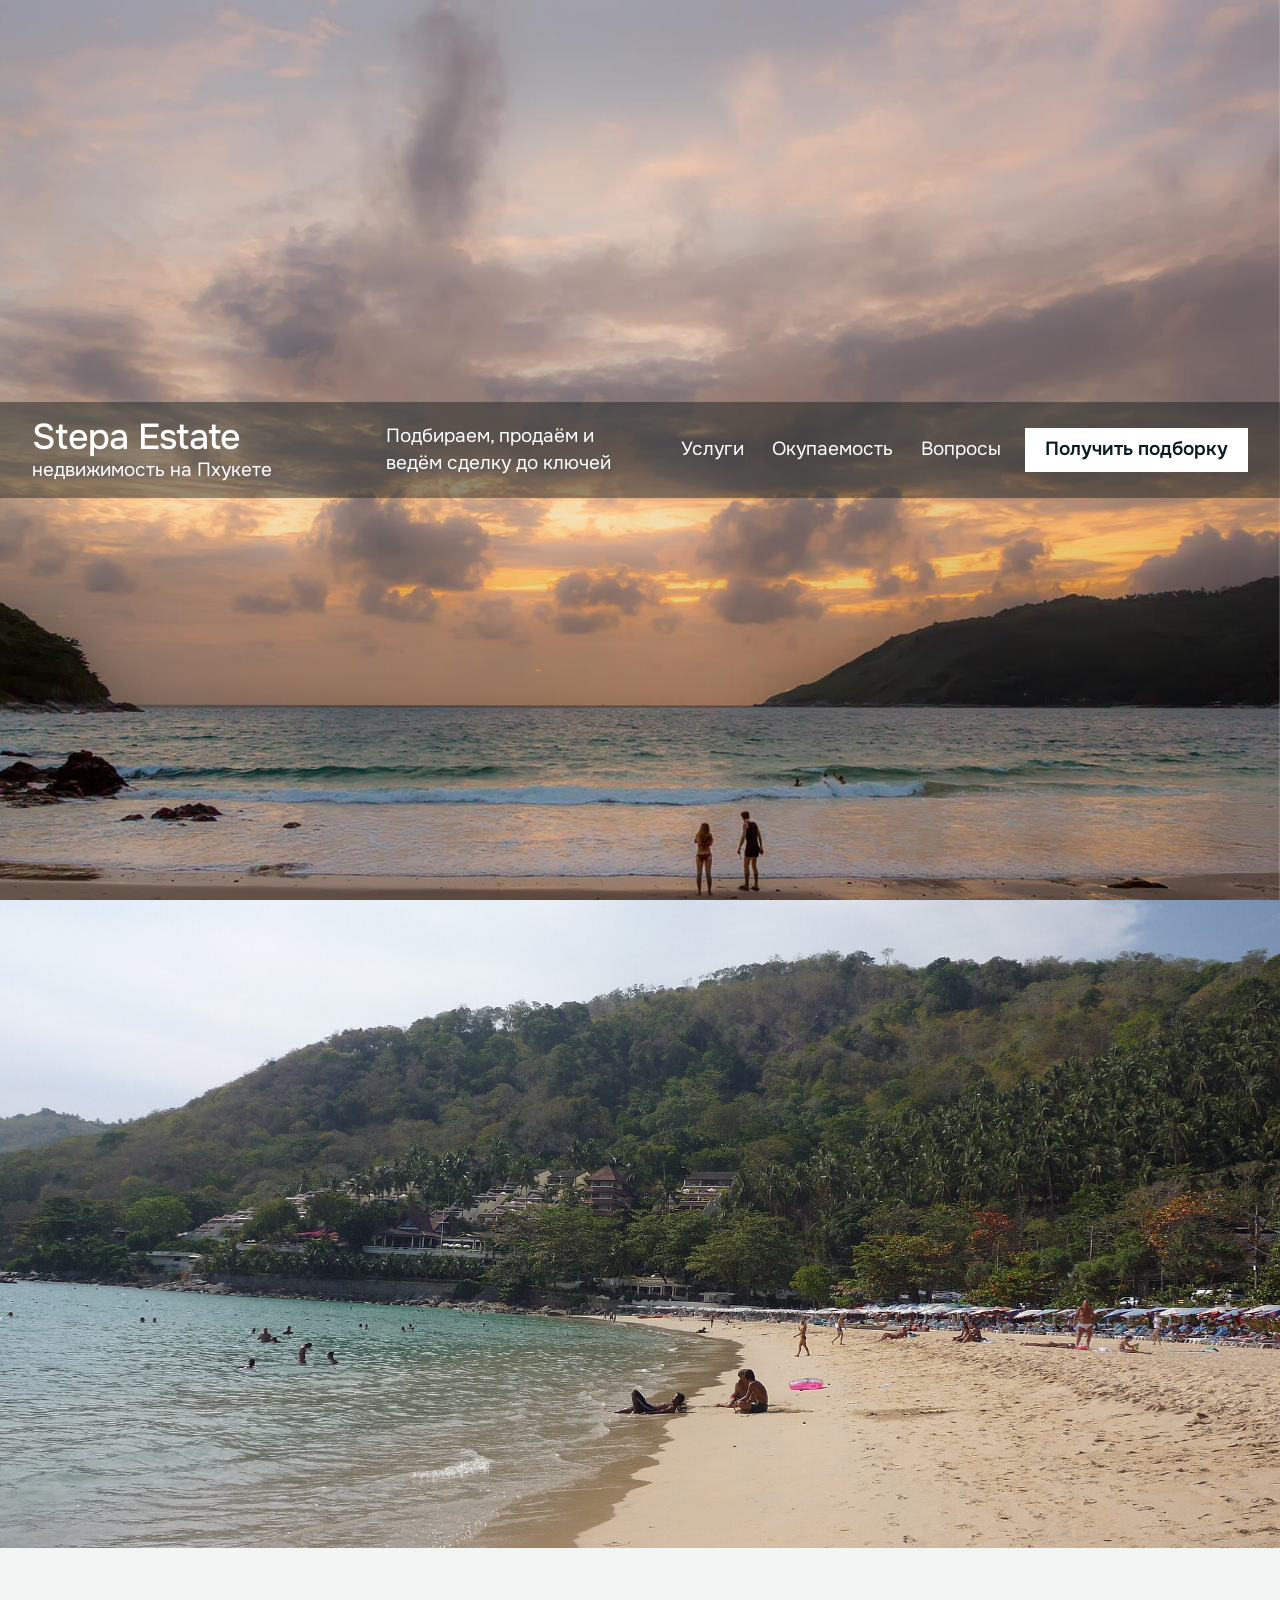
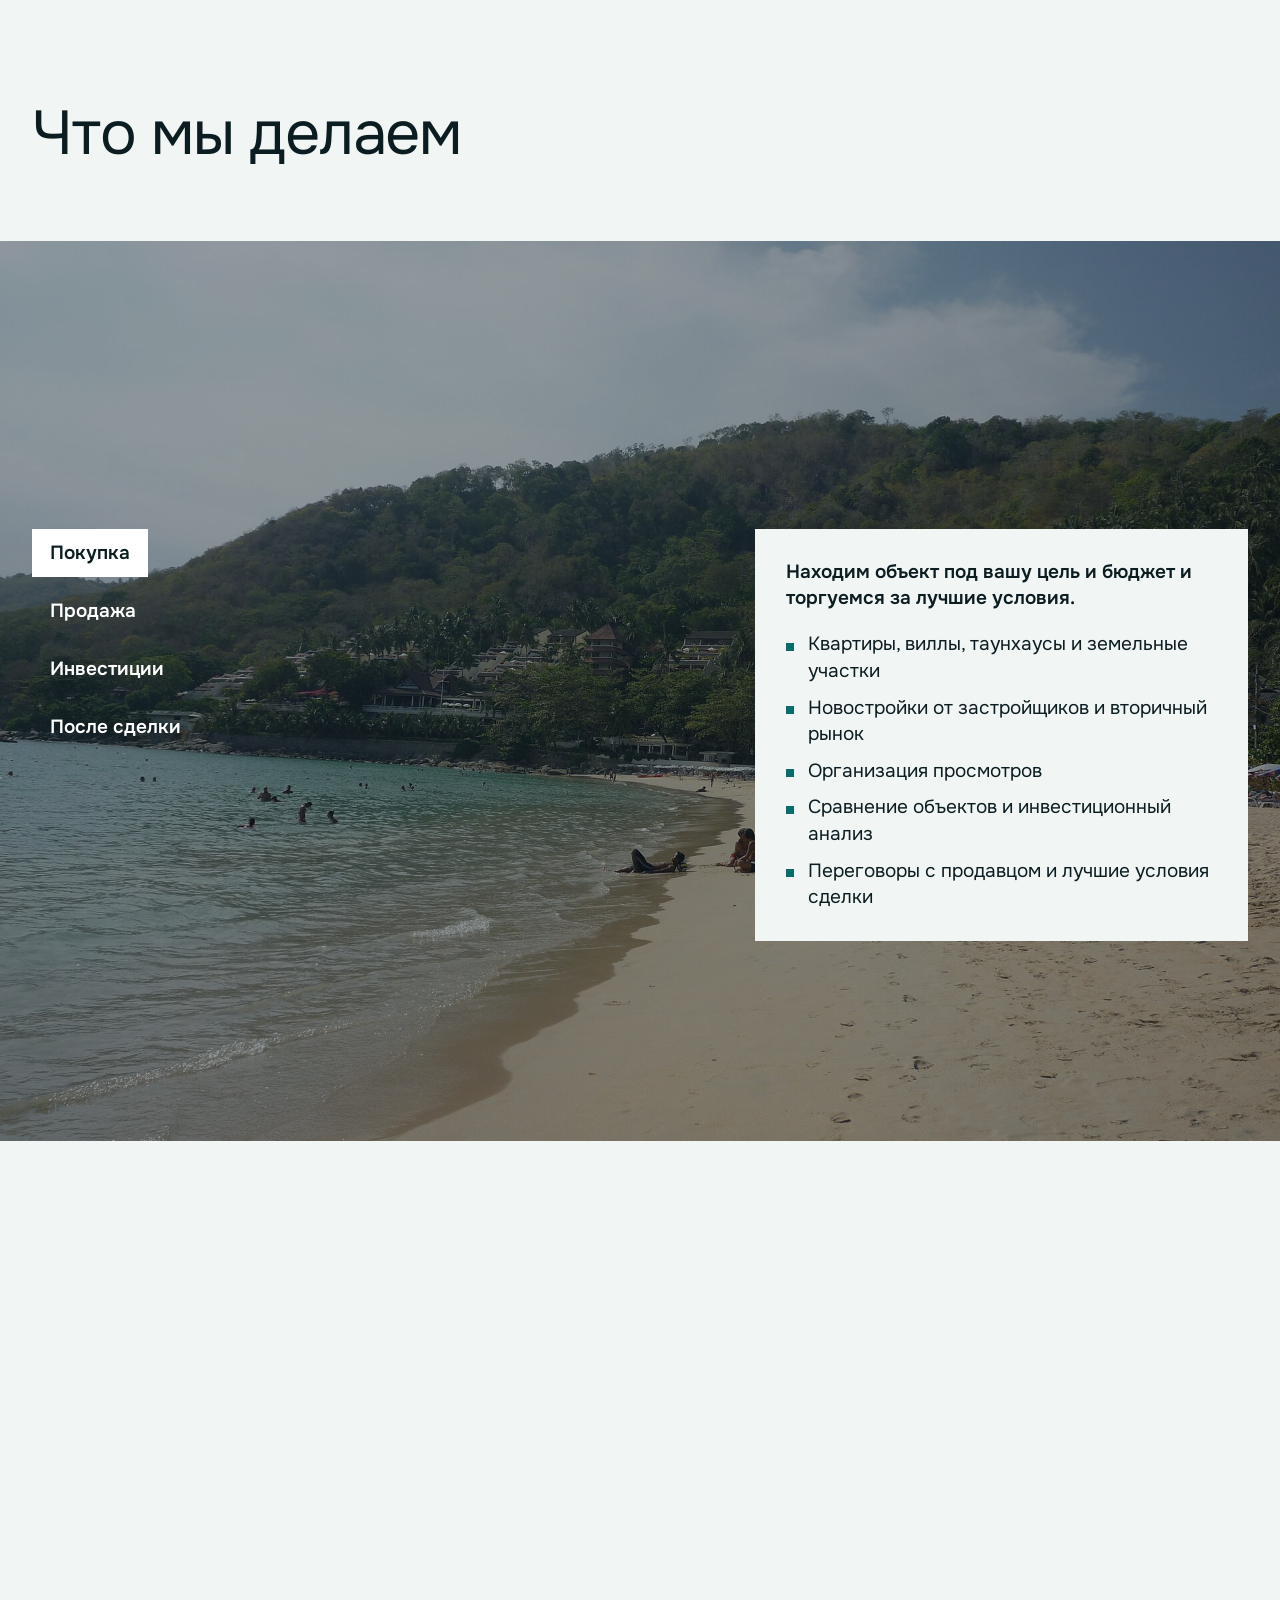
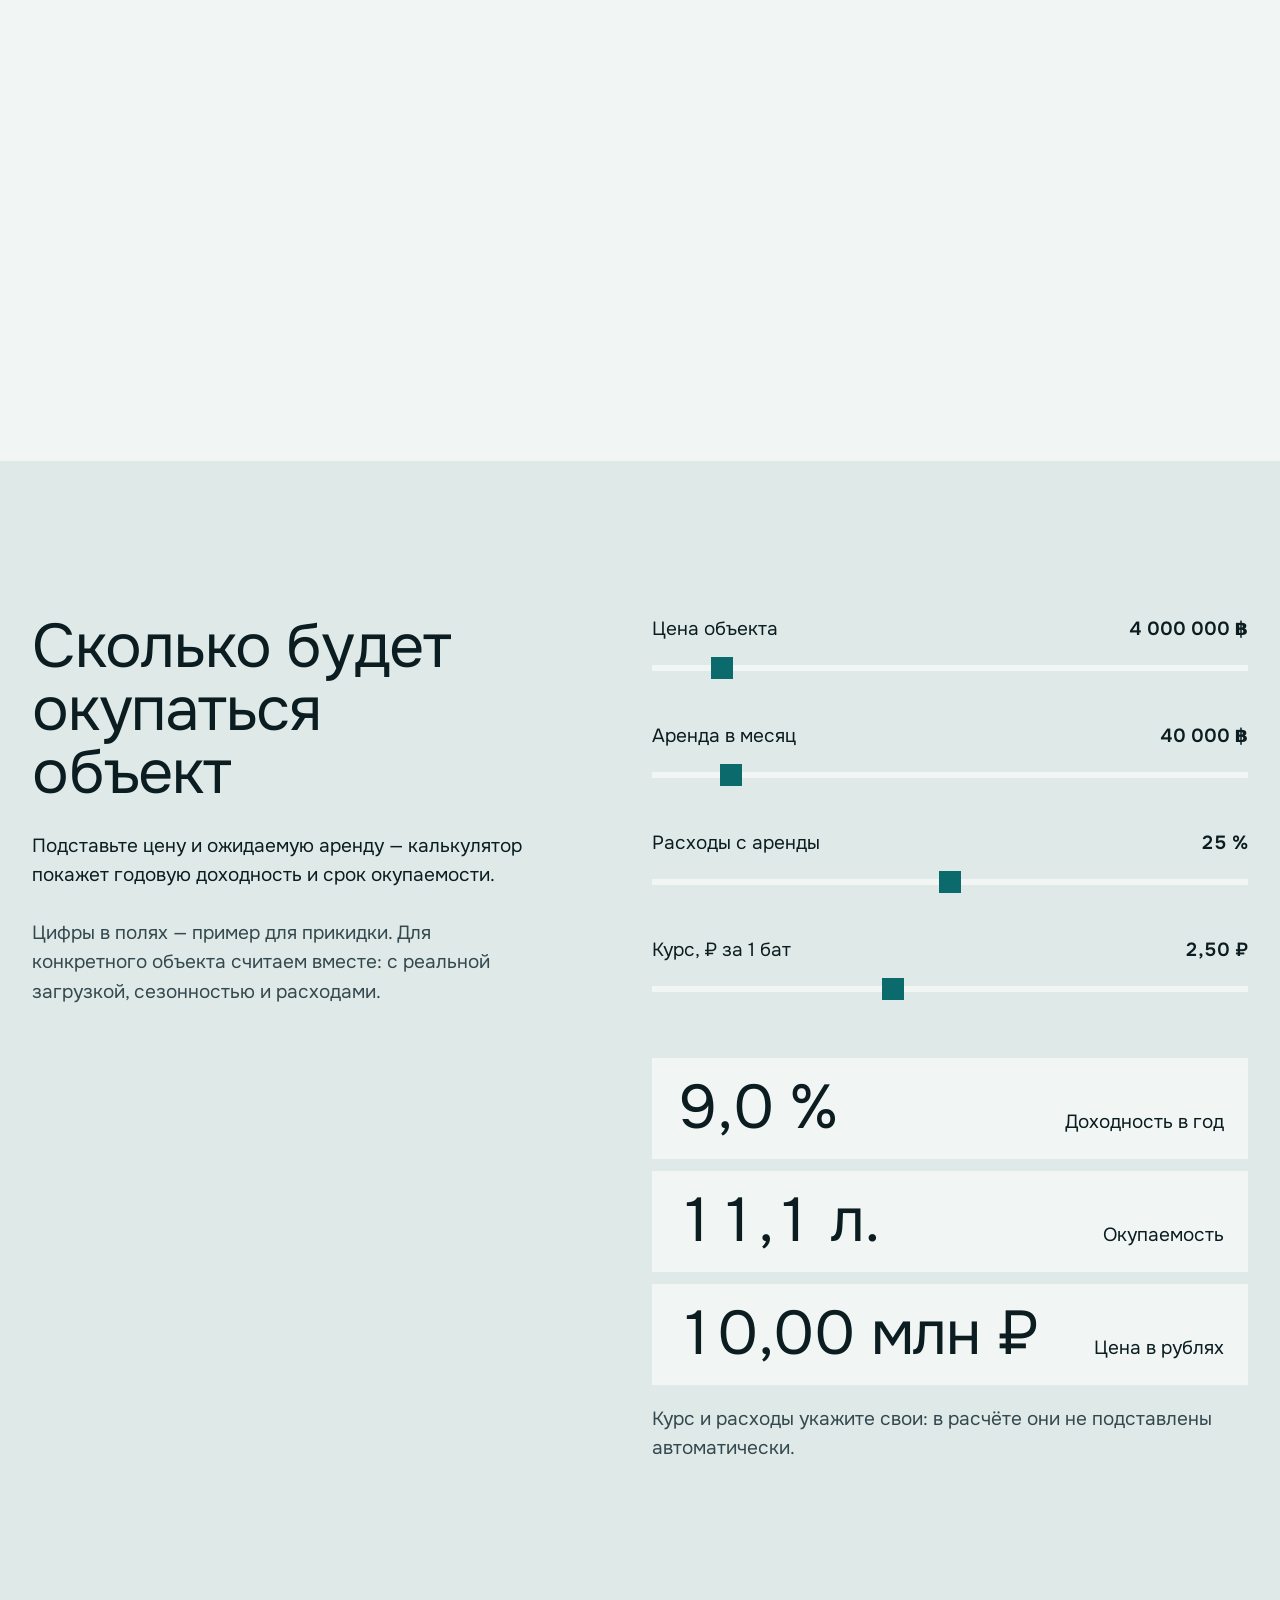
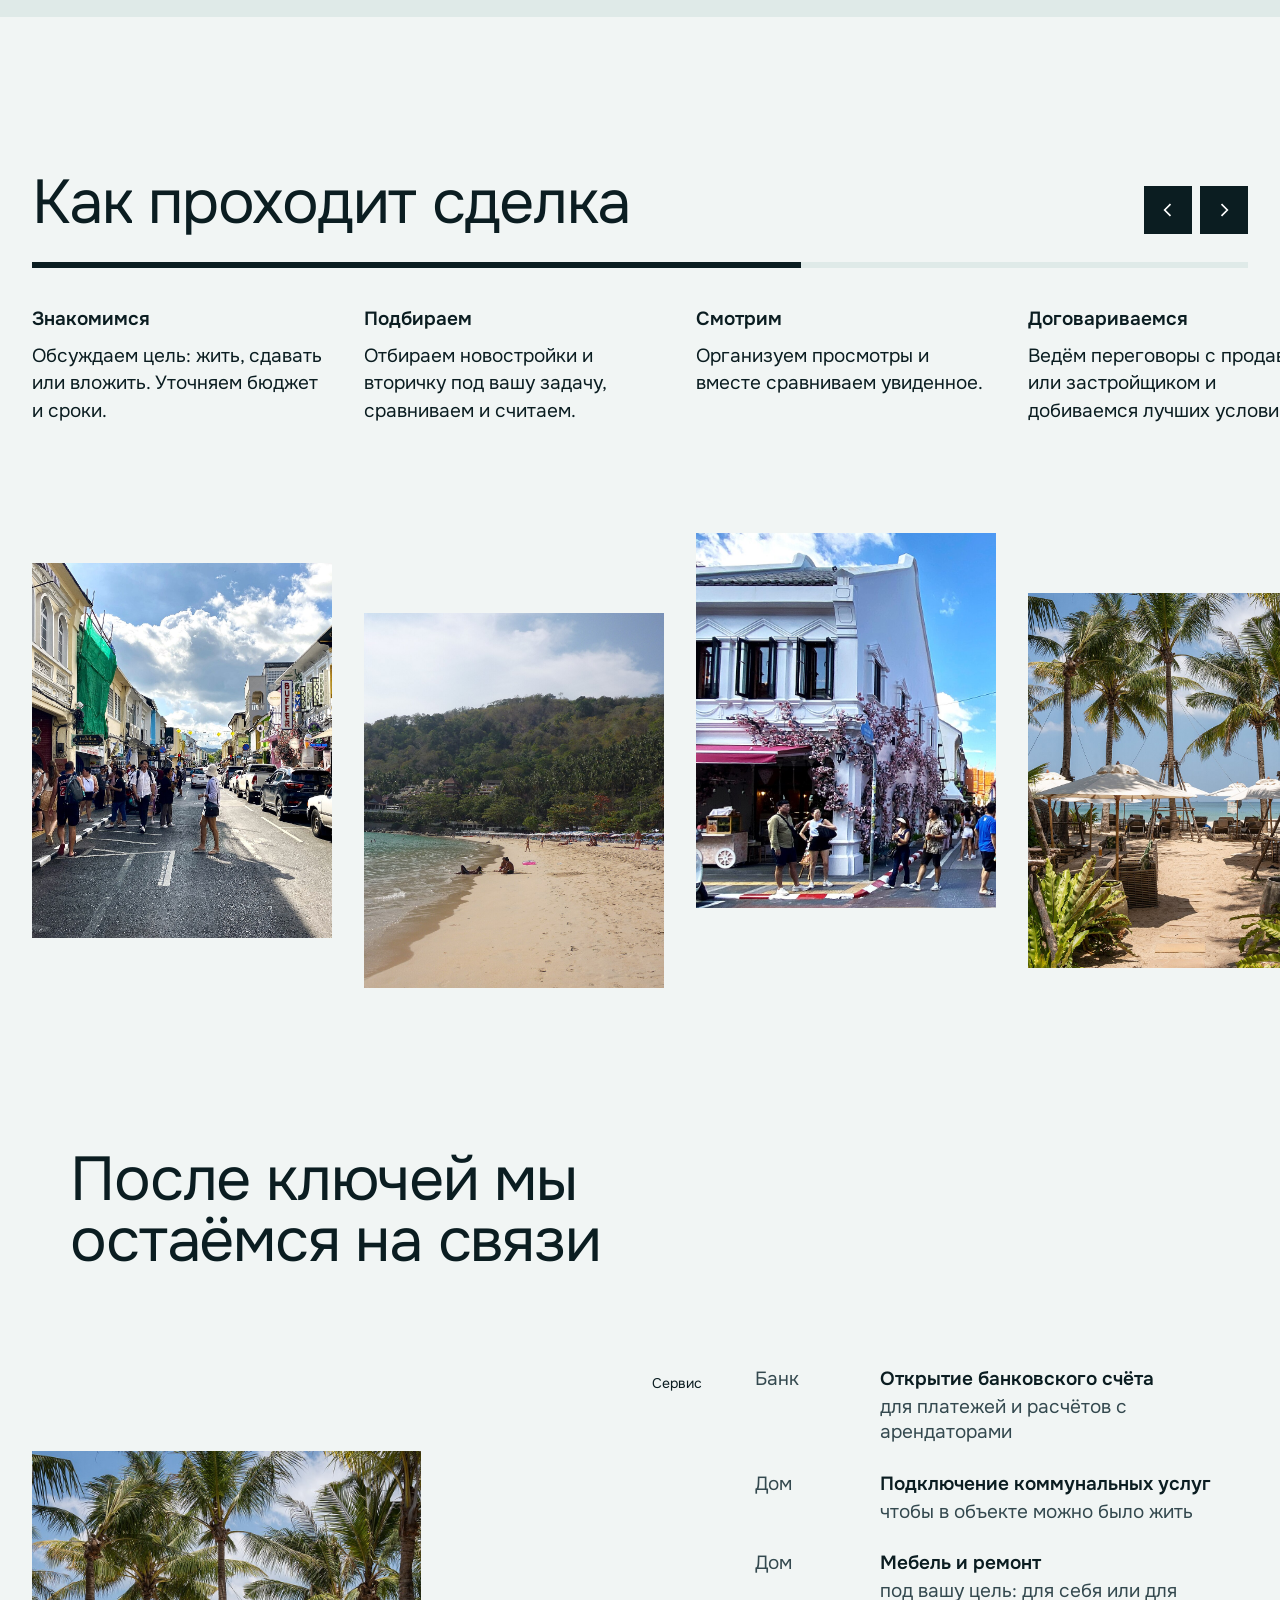
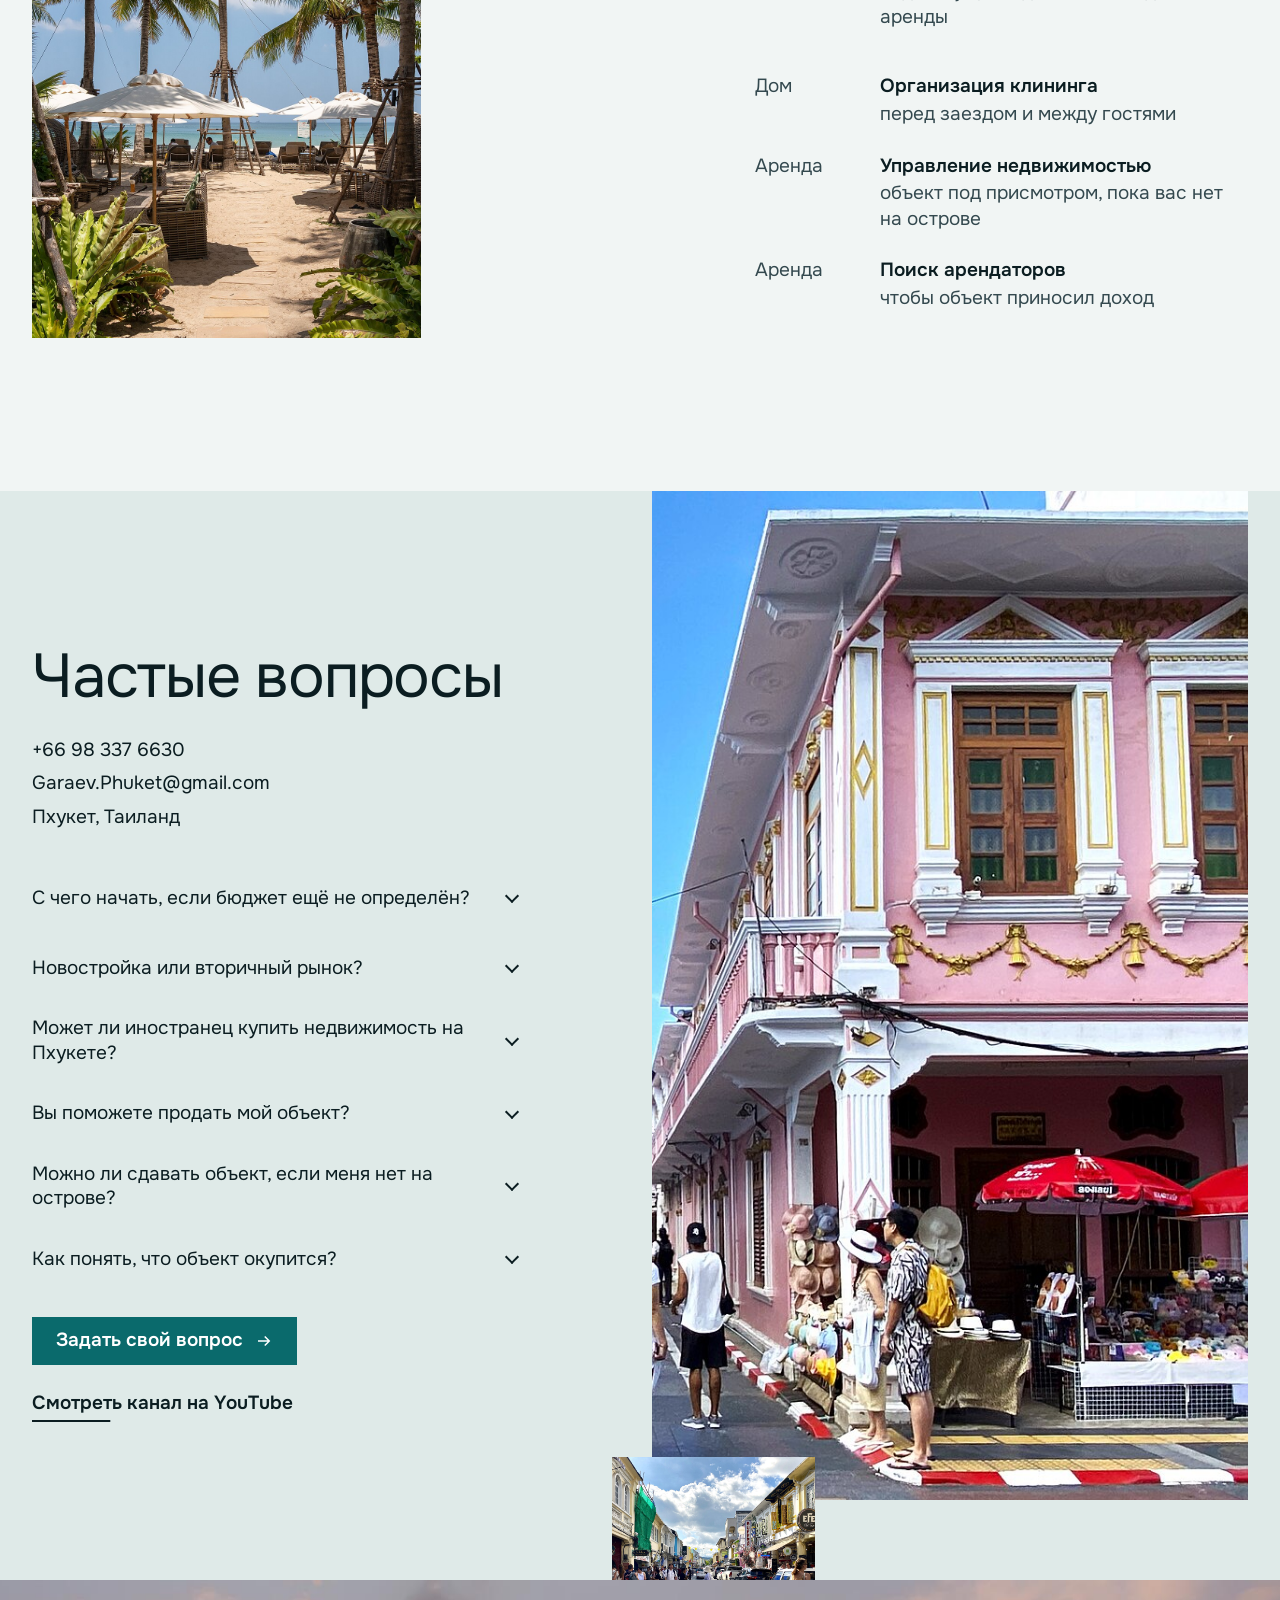
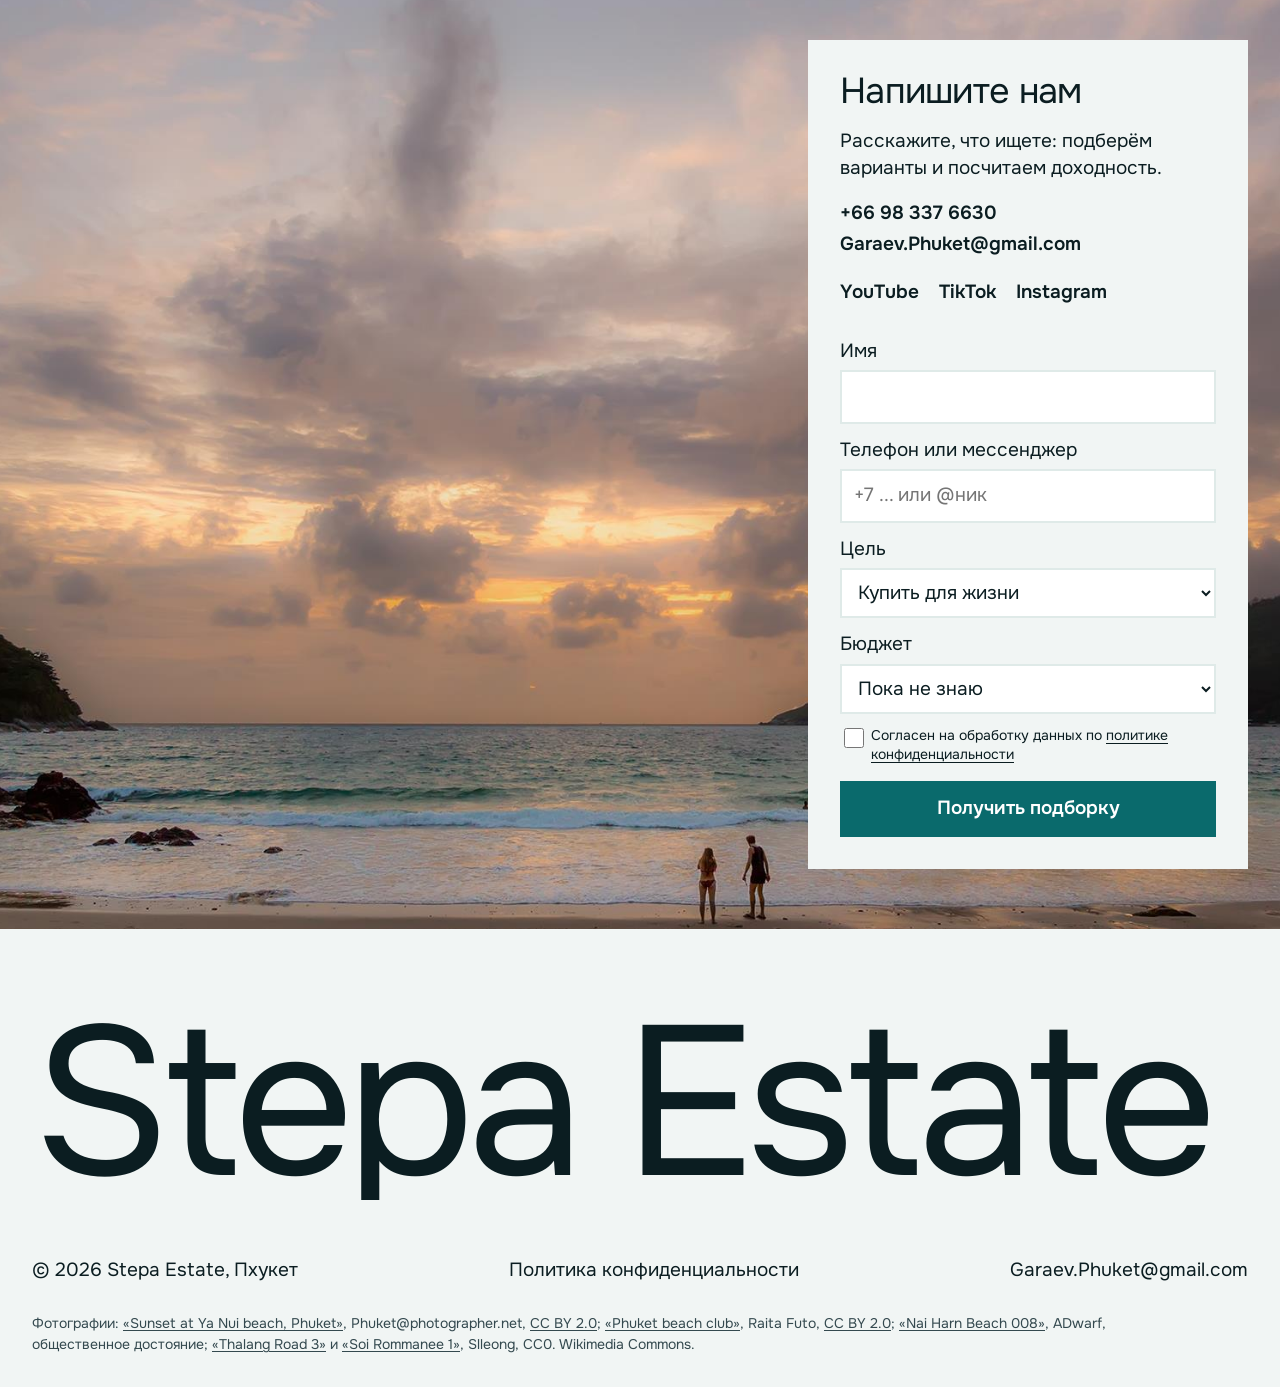
<file: index.html>
<!doctype html>
<html lang="ru">
<head>
<meta charset="utf-8">
<meta name="viewport" content="width=device-width, initial-scale=1">
<title>Stepa Estate — недвижимость на Пхукете: покупка, продажа, инвестиции</title>
<meta name="description" content="Stepa Estate — агентство недвижимости на Пхукете. Подбор вилл, квартир и земли, продажа объектов, инвестиции с расчётом окупаемости и сервис после сделки.">
<meta name="theme-color" content="#f1f5f4">
<meta property="og:type" content="website">
<meta property="og:title" content="Stepa Estate — недвижимость на Пхукете">
<meta property="og:description" content="Подбираем, продаём и ведём сделку до ключей. Инвестиции с расчётом окупаемости, сервис после покупки.">
<meta property="og:image" content="https://murzzsite.github.io/stepa-estate/assets/hero-sunset.jpg">
<link rel="canonical" href="https://murzzsite.github.io/stepa-estate/">
<script>document.documentElement.classList.add('js');</script>
<link rel="preconnect" href="https://fonts.googleapis.com">
<link rel="preconnect" href="https://fonts.gstatic.com" crossorigin>
<link href="https://fonts.googleapis.com/css2?family=Onest:wght@400;500;600&display=swap" rel="stylesheet">
<link rel="stylesheet" href="styles.css">
<script type="application/ld+json">
{"@context":"https://schema.org","@type":"RealEstateAgent","name":"Stepa Estate","description":"Агентство недвижимости на Пхукете: покупка, продажа, инвестиции и сервис после сделки.","areaServed":"Пхукет, Таиланд","telephone":"+66983376630","email":"Garaev.Phuket@gmail.com","url":"https://murzzsite.github.io/stepa-estate/","sameAs":["https://www.instagram.com/stepa_estate","https://www.tiktok.com/@stepa_estate","https://youtube.com/channel/UCui5kJUE7qdu-bn81mTV4BA"]}
</script>
</head>
<body id="top">
<a class="skip" href="#services">К содержанию</a>

<header class="rail" id="header">
  <h1 class="rail__title"><a href="#top"><span>Stepa Estate</span><span>недвижимость на Пхукете</span></a></h1>
  <p class="rail__lead">Подбираем, продаём и ведём сделку до ключей</p>
  <nav class="rail__nav" aria-label="Разделы">
    <a href="#services">Услуги</a>
    <a href="#calc">Окупаемость</a>
    <a href="#faq">Вопросы</a>
  </nav>
  <a class="btn btn--paper" href="#contact">Получить подборку</a>
  <button class="burger" id="burger" type="button" aria-expanded="false" aria-controls="menu">Меню</button>
</header>

<div class="menu" id="menu" aria-hidden="true">
  <button class="menu__close" type="button" id="menuClose">Закрыть</button>
  <a href="#services">Услуги</a>
  <a href="#calc">Окупаемость</a>
  <a href="#process">Как проходит сделка</a>
  <a href="#faq">Вопросы</a>
  <a href="#contact">Контакты</a>
</div>

<main>
  <section class="opening" id="opening" aria-label="Пхукет">
    <div class="hero">
      <img src="assets/hero-sunset.jpg" width="1920" height="1105" alt="Закат над бухтой на Пхукете, двое на кромке пляжа">
      <div class="hero__cta">
        <p>Подбираем, продаём и ведём сделку до ключей</p>
        <a class="btn btn--paper" href="#contact">Получить подборку</a>
      </div>
    </div>
    <div class="pic2">
      <img src="assets/phuket-nai-harn-beach-008.jpg" width="1920" height="1440" alt="Пляж Най Харн: изогнутая линия берега и холмы острова" loading="lazy">
    </div>
  </section>

  <div class="wrap svc__intro"><h2 id="servicesTitle">Что мы делаем</h2></div>
  <section class="svc" id="services" aria-labelledby="servicesTitle">
    <div class="svc__stage">
      <div class="svc__pics" aria-hidden="true">
        <img src="assets/phuket-nai-harn-beach-008.jpg" alt="" class="is-on" data-i="0" style="object-position: 50% 62%">
        <img src="assets/thalang-road-3.jpg" alt="" data-i="1" loading="lazy">
        <img src="assets/phuket-beach-club-53668312430.jpg" alt="" data-i="2" loading="lazy">
        <img src="assets/hero-sunset.jpg" alt="" data-i="3" loading="lazy">
      </div>
      <div class="svc__scrim"></div>
      <div class="svc__ui">
        <div class="svc__head">
          <div class="svc__list" role="tablist" aria-label="Направления">
            <button type="button" role="tab" aria-selected="true" aria-controls="p0" id="t0">Покупка</button>
            <button type="button" role="tab" aria-selected="false" aria-controls="p1" id="t1">Продажа</button>
            <button type="button" role="tab" aria-selected="false" aria-controls="p2" id="t2">Инвестиции</button>
            <button type="button" role="tab" aria-selected="false" aria-controls="p3" id="t3">После сделки</button>
          </div>
        </div>
        <div class="svc__panels">
          <div class="panel is-on" role="tabpanel" id="p0" aria-labelledby="t0">
            <p>Находим объект под вашу цель и бюджет и торгуемся за лучшие условия.</p>
            <ul>
              <li style="--k:0">Квартиры, виллы, таунхаусы и земельные участки</li>
              <li style="--k:1">Новостройки от застройщиков и вторичный рынок</li>
              <li style="--k:2">Организация просмотров</li>
              <li style="--k:3">Сравнение объектов и инвестиционный анализ</li>
              <li style="--k:4">Переговоры с продавцом и лучшие условия сделки</li>
            </ul>
          </div>
          <div class="panel" role="tabpanel" id="p1" aria-labelledby="t1">
            <p>Продаём ваш объект: от оценки до подписания документов.</p>
            <ul>
              <li style="--k:0">Оценка стоимости объекта</li>
              <li style="--k:1">Профессиональная фото- и видеосъёмка</li>
              <li style="--k:2">Реклама объекта</li>
              <li style="--k:3">Поиск покупателей</li>
              <li style="--k:4">Полное сопровождение сделки</li>
            </ul>
          </div>
          <div class="panel" role="tabpanel" id="p2" aria-labelledby="t2">
            <p>Считаем, сколько объект приносит и когда окупится, до покупки.</p>
            <ul>
              <li style="--k:0">Объекты с высокой доходностью</li>
              <li style="--k:1">Расчёт окупаемости</li>
              <li style="--k:2">Анализ рынка</li>
              <li style="--k:3">Объекты для пассивного дохода</li>
              <li style="--k:4">Консультации по перепродаже (флиппинг)</li>
            </ul>
          </div>
          <div class="panel" role="tabpanel" id="p3" aria-labelledby="t3">
            <p>Когда сделка закрыта, объект остаётся в надёжных руках.</p>
            <ul>
              <li style="--k:0">Помощь с открытием банковского счёта</li>
              <li style="--k:1">Подключение коммунальных услуг</li>
              <li style="--k:2">Мебель и ремонт</li>
              <li style="--k:3">Организация клининга</li>
              <li style="--k:4">Управление недвижимостью и поиск арендаторов</li>
            </ul>
          </div>
        </div>
      </div>
    </div>
  </section>

  <section class="calc" id="calc" aria-labelledby="calcTitle">
    <div class="wrap calc__grid">
      <div class="calc__intro">
        <h2 id="calcTitle">Сколько будет окупаться объект</h2>
        <p>Подставьте цену и ожидаемую аренду — калькулятор покажет годовую доходность и срок окупаемости.</p>
        <p>Цифры в полях — пример для прикидки. Для конкретного объекта считаем вместе: с реальной загрузкой, сезонностью и расходами.</p>
      </div>
      <div class="calc__box" id="calcBox">
        <div class="field">
          <div class="field__top"><label for="cPrice">Цена объекта</label><output id="oPrice" for="cPrice"></output></div>
          <input class="rng" id="cPrice" type="range" min="1000000" max="30000000" step="100000" value="4000000">
        </div>
        <div class="field">
          <div class="field__top"><label for="cRent">Аренда в месяц</label><output id="oRent" for="cRent"></output></div>
          <input class="rng" id="cRent" type="range" min="5000" max="300000" step="1000" value="40000">
        </div>
        <div class="field">
          <div class="field__top"><label for="cCost">Расходы с аренды</label><output id="oCost" for="cCost"></output></div>
          <input class="rng" id="cCost" type="range" min="0" max="50" step="1" value="25">
        </div>
        <div class="field">
          <div class="field__top"><label for="cRate">Курс, ₽ за 1 бат</label><output id="oRate" for="cRate"></output></div>
          <input class="rng" id="cRate" type="range" min="1.5" max="4" step="0.05" value="2.5">
        </div>
        <div class="results" aria-live="polite">
          <div class="res"><b id="rYield">—</b><span>Доходность в год</span></div>
          <div class="res"><b id="rPay">—</b><span>Окупаемость</span></div>
          <div class="res"><b id="rRub">—</b><span>Цена в рублях</span></div>
        </div>
        <p class="calc__note">Курс и расходы укажите свои: в расчёте они не подставлены автоматически.</p>
      </div>
    </div>
  </section>

  <section class="proc" id="process" aria-labelledby="procTitle">
    <div class="wrap proc__top">
      <h2 id="procTitle">Как проходит сделка</h2>
      <div class="proc__btns">
        <button class="sq" type="button" id="prev" aria-label="Назад"><svg viewBox="0 0 24 24" fill="none" stroke="currentColor" stroke-width="2"><path d="M15 5l-7 7 7 7"/></svg></button>
        <button class="sq" type="button" id="next" aria-label="Вперёд"><svg viewBox="0 0 24 24" fill="none" stroke="currentColor" stroke-width="2"><path d="M9 5l7 7-7 7"/></svg></button>
      </div>
    </div>
    <div class="bar" aria-hidden="true"><i id="barFill"></i></div>
    <div class="row" id="row" tabindex="0" aria-label="Этапы сделки, прокручивается вбок">
      <article class="moment" style="--space:80px">
        <h3>Знакомимся</h3>
        <p>Обсуждаем цель: жить, сдавать или вложить. Уточняем бюджет и сроки.</p>
        <span class="gapx"></span>
        <figure><img src="assets/thalang-road-3.jpg" alt="Улица Таланг в старом городе Пхукета" width="600" height="750" loading="lazy" style="object-position: 30% 50%"></figure>
      </article>
      <article class="moment" style="--space:130px">
        <h3>Подбираем</h3>
        <p>Отбираем новостройки и вторичку под вашу задачу, сравниваем и считаем.</p>
        <span class="gapx"></span>
        <figure><img src="assets/phuket-nai-harn-beach-008.jpg" alt="Пляж Най Харн" width="600" height="750" loading="lazy" style="object-position: 75% 60%"></figure>
      </article>
      <article class="moment" style="--space:50px">
        <h3>Смотрим</h3>
        <p>Организуем просмотры и вместе сравниваем увиденное.</p>
        <span class="gapx"></span>
        <figure><img src="assets/soi-rommanee-1.jpg" alt="Белый колониальный дом на улице Сой Романи" width="600" height="750" loading="lazy" style="object-position: 12% 50%"></figure>
      </article>
      <article class="moment" style="--space:110px">
        <h3>Договариваемся</h3>
        <p>Ведём переговоры с продавцом или застройщиком и добиваемся лучших условий.</p>
        <span class="gapx"></span>
        <figure><img src="assets/phuket-beach-club-53668312430.jpg" alt="Тропинка к пляжу между кокосовых пальм" width="600" height="750" loading="lazy" style="object-position: 52% 50%"></figure>
      </article>
      <article class="moment" style="--space:70px">
        <h3>Оформляем</h3>
        <p>Сопровождаем сделку до подписания и держим в курсе каждого шага.</p>
        <span class="gapx"></span>
        <figure><img src="assets/soi-rommanee-1.jpg" alt="Колониальные дома на улице Сой Романи" width="600" height="750" loading="lazy" style="object-position: 80% 50%"></figure>
      </article>
      <article class="moment" style="--space:120px">
        <h3>Заселяемся</h3>
        <p>Помогаем со счётом, коммуналкой, мебелью, клинингом. Ищем арендаторов.</p>
        <span class="gapx"></span>
        <figure><img src="assets/hero-sunset.jpg" alt="Закат над бухтой на Пхукете" width="600" height="750" loading="lazy" style="object-position: 52% 85%"></figure>
      </article>
    </div>
  </section>

  <section class="after wrap" id="after" aria-labelledby="afterTitle">
    <h2 id="afterTitle">После ключей мы остаёмся на связи</h2>
    <div class="after__grid">
      <div class="after__pic"><img src="assets/phuket-beach-club-53668312430.jpg" alt="Пляжная зона среди кокосовых пальм" width="800" height="1000" loading="lazy"></div>
      <span class="after__tag">Сервис</span>
      <ul class="table">
        <li><span>Банк</span><div><b>Открытие банковского счёта</b><em>для платежей и расчётов с арендаторами</em></div></li>
        <li><span>Дом</span><div><b>Подключение коммунальных услуг</b><em>чтобы в объекте можно было жить</em></div></li>
        <li><span>Дом</span><div><b>Мебель и ремонт</b><em>под вашу цель: для себя или для аренды</em></div></li>
        <li><span>Дом</span><div><b>Организация клининга</b><em>перед заездом и между гостями</em></div></li>
        <li><span>Аренда</span><div><b>Управление недвижимостью</b><em>объект под присмотром, пока вас нет на острове</em></div></li>
        <li><span>Аренда</span><div><b>Поиск арендаторов</b><em>чтобы объект приносил доход</em></div></li>
      </ul>
    </div>
  </section>

  <section class="faq" id="faq" aria-labelledby="faqTitle">
    <div class="wrap faq__grid">
      <div class="faq__text">
        <h2 id="faqTitle">Частые вопросы</h2>
        <div class="facts">
          <a href="tel:+66983376630">+66 98 337 6630</a>
          <a href="mailto:Garaev.Phuket@gmail.com">Garaev.Phuket@gmail.com</a>
          <span>Пхукет, Таиланд</span>
        </div>
        <div class="qa">
          <details>
            <summary>С чего начать, если бюджет ещё не определён?</summary>
            <div>Напишите цель и примерную сумму. Мы подберём варианты и объясним разницу между ними. Типичный чек наших сделок — 3,5–5 млн бат, но смотрим и ниже: есть отельные объекты со входом от 2 млн ₽.</div>
          </details>
          <details>
            <summary>Новостройка или вторичный рынок?</summary>
            <div>В новостройке оплата чаще идёт по графику застройщика. На вторичном рынке объект можно увидеть и оценить сразу. Мы покажем оба варианта и посчитаем, что выгоднее именно для вашей цели.</div>
          </details>
          <details>
            <summary>Может ли иностранец купить недвижимость на Пхукете?</summary>
            <div>Квартиру в кондоминиуме иностранец может оформить в собственность: действует квота иностранцев на проект. С виллами и землёй схемы другие, например долгосрочная аренда или компания. Конкретную структуру выбираем вместе с юристом под вашу ситуацию.</div>
          </details>
          <details>
            <summary>Вы поможете продать мой объект?</summary>
            <div>Да. Оцениваем объект, снимаем фото и видео, размещаем рекламу, ищем покупателей и сопровождаем сделку до конца.</div>
          </details>
          <details>
            <summary>Можно ли сдавать объект, если меня нет на острове?</summary>
            <div>Да. Ищем арендаторов и берём на себя управление: заезды, клининг, коммунальные услуги.</div>
          </details>
          <details>
            <summary>Как понять, что объект окупится?</summary>
            <div>Считаем доходность и срок окупаемости под конкретный объект. Для быстрой прикидки есть калькулятор выше.</div>
          </details>
        </div>
        <div class="faq__cta">
          <a class="btn" href="#contact">Задать свой вопрос <svg viewBox="0 0 24 24" fill="none" stroke="currentColor" stroke-width="2"><path d="M4 12h15m-6-6 6 6-6 6"/></svg></a>
          <a class="link" href="https://youtube.com/channel/UCui5kJUE7qdu-bn81mTV4BA" target="_blank" rel="noopener">Смотреть канал на YouTube</a>
        </div>
      </div>
      <div class="faq__pics">
        <div class="faq__tall"><img src="assets/soi-rommanee-1.jpg" alt="Розовый колониальный дом в старом городе Пхукета" width="900" height="1200" loading="lazy"></div>
        <div class="faq__sq"><img src="assets/thalang-road-3.jpg" alt="Улица в старом городе Пхукета" width="500" height="500" loading="lazy"></div>
      </div>
    </div>
  </section>

  <section class="contact" id="contact" aria-labelledby="contactTitle">
    <div class="contact__bg"><img src="assets/hero-sunset.jpg" alt="Закат над бухтой на Пхукете" width="1920" height="1105" loading="lazy"></div>
    <div class="contact__card">
      <h2 id="contactTitle">Напишите нам</h2>
      <p>Расскажите, что ищете: подберём варианты и посчитаем доходность.</p>
      <div class="cl">
        <a href="tel:+66983376630">+66 98 337 6630</a>
        <a href="mailto:Garaev.Phuket@gmail.com">Garaev.Phuket@gmail.com</a>
      </div>
      <div class="soc">
        <a href="https://youtube.com/channel/UCui5kJUE7qdu-bn81mTV4BA" target="_blank" rel="noopener">YouTube</a>
        <a href="https://www.tiktok.com/@stepa_estate" target="_blank" rel="noopener">TikTok</a>
        <a href="https://www.instagram.com/stepa_estate" target="_blank" rel="noopener">Instagram</a>
      </div>
      <form class="form" id="leadForm" novalidate>
        <input class="hp" type="text" name="_gotcha" style="display:none" tabindex="-1" autocomplete="off">
        <label>Имя<input type="text" name="name" autocomplete="name" required></label>
        <label>Телефон или мессенджер<input type="tel" name="phone" autocomplete="tel" placeholder="+7 ... или @ник" required></label>
        <label>Цель
          <select name="goal">
            <option>Купить для жизни</option>
            <option>Купить для дохода</option>
            <option>Продать объект</option>
            <option>Другое</option>
          </select>
        </label>
        <label>Бюджет
          <select name="budget">
            <option>Пока не знаю</option>
            <option>до 3,5 млн бат</option>
            <option>3,5–5 млн бат</option>
            <option>от 5 млн бат</option>
          </select>
        </label>
        <label class="consent"><input type="checkbox" name="consent" required> <span>Согласен на обработку данных по <a href="privacy.html" target="_blank">политике конфиденциальности</a></span></label>
        <button class="btn" type="submit">Получить подборку</button>
      </form>
    </div>
  </section>
</main>

<footer class="foot">
  <div class="foot__wrap"><div class="foot__name" id="footName" aria-label="Stepa Estate">Stepa Estate</div></div>
  <div class="foot__bar">
    <span>© <span id="year">2026</span> Stepa Estate, Пхукет</span>
    <a href="privacy.html">Политика конфиденциальности</a>
    <a href="mailto:Garaev.Phuket@gmail.com">Garaev.Phuket@gmail.com</a>
  </div>
  <p class="credits">Фотографии: <a href="https://commons.wikimedia.org/wiki/File:Sunset_at_Ya_Nui_beach,_Phuket_(33912539246).jpg">«Sunset at Ya Nui beach, Phuket»</a>, Phuket@photographer.net, <a href="https://creativecommons.org/licenses/by/2.0">CC BY 2.0</a>; <a href="https://commons.wikimedia.org/w/index.php?curid=147637339">«Phuket beach club»</a>, Raita Futo, <a href="https://creativecommons.org/licenses/by/2.0/">CC BY 2.0</a>; <a href="https://commons.wikimedia.org/wiki/File:Phuket_-_Nai_Harn_Beach_008.jpg">«Nai Harn Beach 008»</a>, ADwarf, общественное достояние; <a href="https://commons.wikimedia.org/w/index.php?curid=141973757">«Thalang Road 3»</a> и <a href="https://commons.wikimedia.org/w/index.php?curid=141972062">«Soi Rommanee 1»</a>, Slleong, CC0. Wikimedia Commons.</p>
</footer>

<script src="script.js"></script>
</body>
</html>
</file>
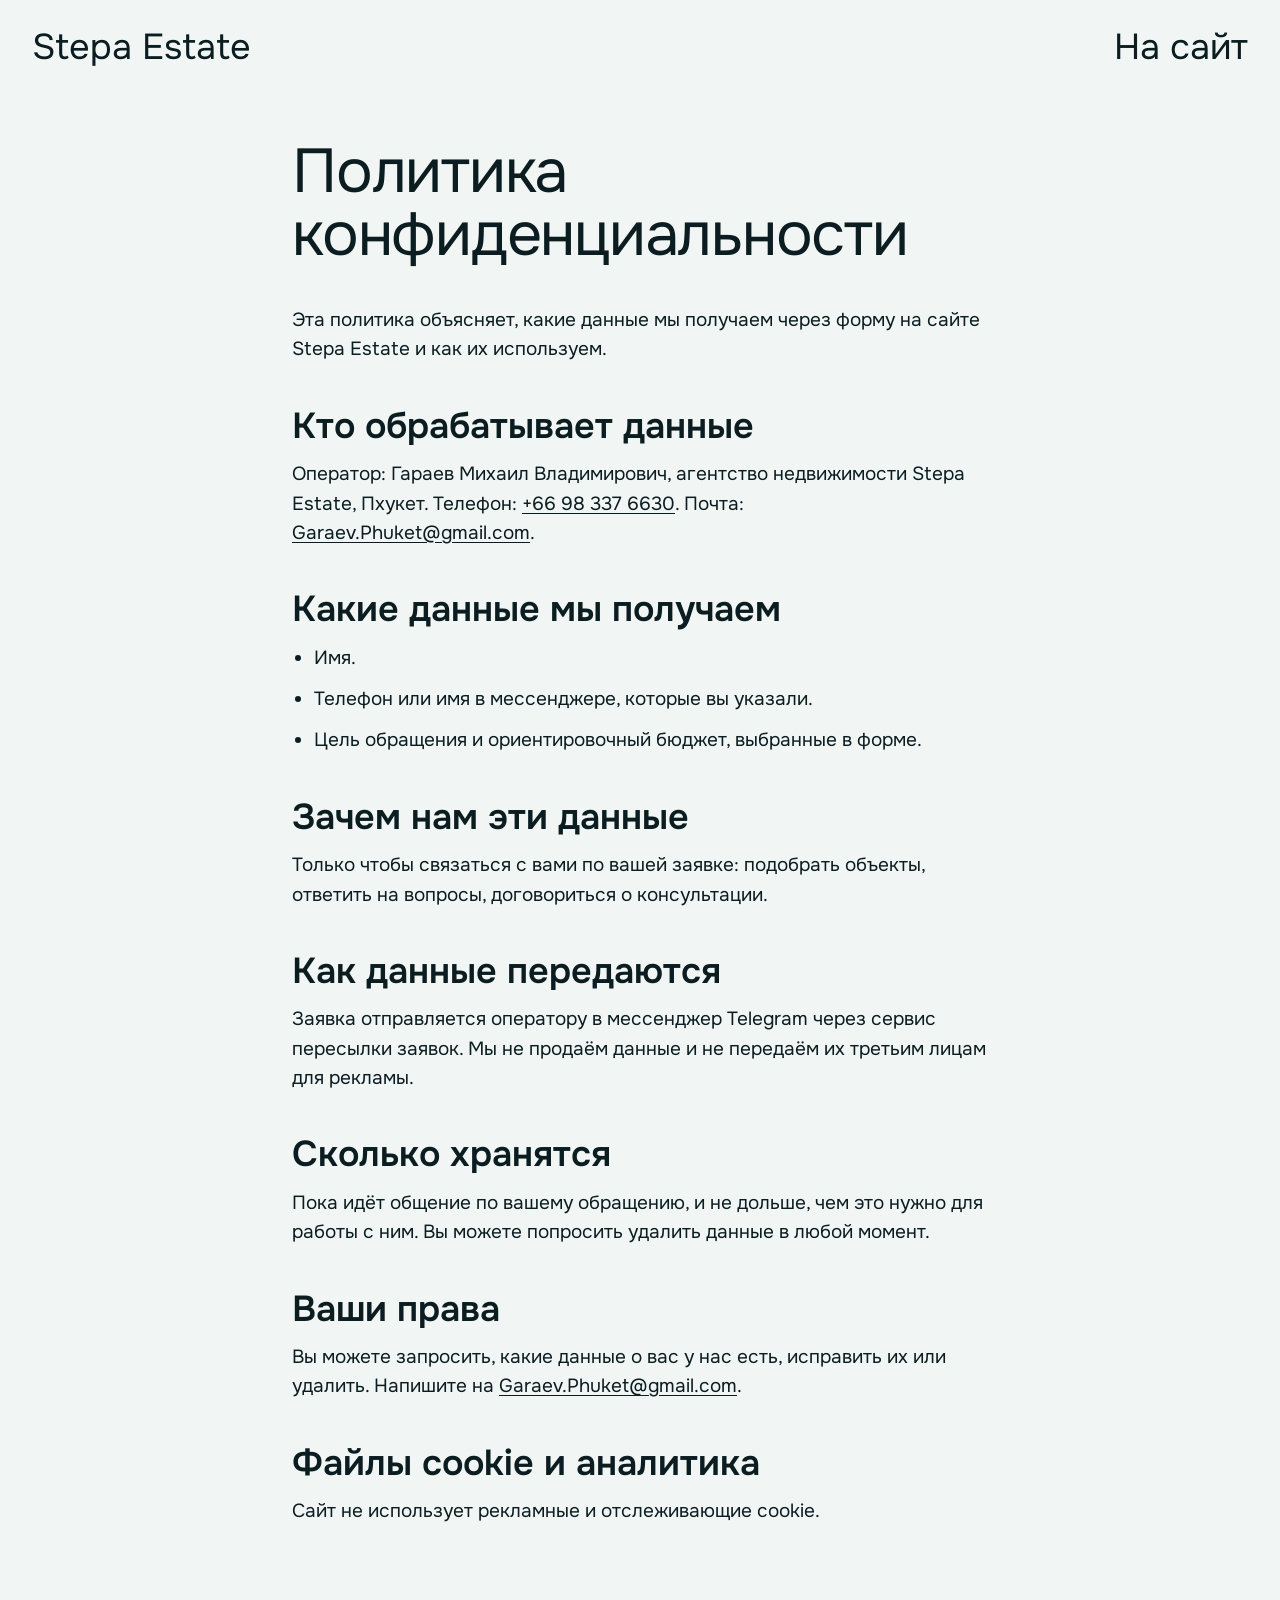
<file: privacy.html>
<!doctype html>
<html lang="ru">
<head>
<meta charset="utf-8">
<meta name="viewport" content="width=device-width, initial-scale=1">
<title>Политика конфиденциальности — Stepa Estate</title>
<meta name="robots" content="noindex">
<link rel="preconnect" href="https://fonts.googleapis.com">
<link rel="preconnect" href="https://fonts.gstatic.com" crossorigin>
<link href="https://fonts.googleapis.com/css2?family=Onest:wght@400;500;600&display=swap" rel="stylesheet">
<link rel="stylesheet" href="styles.css">
</head>
<body>
<div class="bar-simple"><a href="./">Stepa Estate</a><a href="./">На сайт</a></div>
<main class="doc">
  <h1>Политика конфиденциальности</h1>
  <p>Эта политика объясняет, какие данные мы получаем через форму на сайте Stepa Estate и как их используем.</p>

  <h2>Кто обрабатывает данные</h2>
  <p>Оператор: Гараев Михаил Владимирович, агентство недвижимости Stepa Estate, Пхукет. Телефон: <a href="tel:+66983376630">+66 98 337 6630</a>. Почта: <a href="mailto:Garaev.Phuket@gmail.com">Garaev.Phuket@gmail.com</a>.</p>

  <h2>Какие данные мы получаем</h2>
  <ul>
    <li>Имя.</li>
    <li>Телефон или имя в мессенджере, которые вы указали.</li>
    <li>Цель обращения и ориентировочный бюджет, выбранные в форме.</li>
  </ul>

  <h2>Зачем нам эти данные</h2>
  <p>Только чтобы связаться с вами по вашей заявке: подобрать объекты, ответить на вопросы, договориться о консультации.</p>

  <h2>Как данные передаются</h2>
  <p>Заявка отправляется оператору в мессенджер Telegram через сервис пересылки заявок. Мы не продаём данные и не передаём их третьим лицам для рекламы.</p>

  <h2>Сколько хранятся</h2>
  <p>Пока идёт общение по вашему обращению, и не дольше, чем это нужно для работы с ним. Вы можете попросить удалить данные в любой момент.</p>

  <h2>Ваши права</h2>
  <p>Вы можете запросить, какие данные о вас у нас есть, исправить их или удалить. Напишите на <a href="mailto:Garaev.Phuket@gmail.com">Garaev.Phuket@gmail.com</a>.</p>

  <h2>Файлы cookie и аналитика</h2>
  <p>Сайт не использует рекламные и отслеживающие cookie.</p>
</main>
</body>
</html>
</file>
<file: styles.css>
/* Stepa Estate — Пхукет. Токены → hero → секции. Светлая тема, без градиентов и теней. */
:root {
  --bg: #f1f5f4;
  --surface: #dfeae8;
  --ink: #0b1d21;
  --muted: #34494f;
  --accent: #0a6a6c;
  --accent-ink: #ffffff;
  --paper: #ffffff;
  --scrim: rgba(7, 22, 26, 0.42);

  --m: clamp(16px, 2.5vw, 32px);
  --gap-sec: clamp(96px, 12vw, 200px);
  --rail-h: 96px;

  --t-s: 14px;
  --t-b: clamp(1.0625rem, 1rem + 0.25vw, 1.1875rem);
  --t-l: clamp(1.375rem, 1rem + 1.6vw, 2.25rem);
  --t-h: clamp(2rem, 1.3rem + 3.2vw, 4rem);
  --t-d: clamp(3rem, 16.6vw, 17rem);

  --ease: cubic-bezier(0.22, 0.8, 0.2, 1);
  --font: "Onest", "Segoe UI", system-ui, sans-serif;
}

*, *::before, *::after { box-sizing: border-box; }
html { scroll-behavior: auto; -webkit-text-size-adjust: 100%; }
body {
  margin: 0; background: var(--bg); color: var(--ink);
  font-family: var(--font); font-size: var(--t-b); line-height: 1.55;
  -webkit-font-smoothing: antialiased; overflow-x: hidden;
}
img { display: block; max-width: 100%; }
a { color: inherit; text-decoration: none; }
h1, h2, h3, p, ul, ol, figure { margin: 0; padding: 0; }
ul, ol { list-style: none; }
button { font: inherit; color: inherit; background: none; border: 0; padding: 0; cursor: pointer; }
::selection { background: var(--accent); color: var(--accent-ink); }
:focus-visible { outline: 3px solid var(--accent); outline-offset: 3px; }
.rail :focus-visible, .svc :focus-visible, .contact :focus-visible { outline-color: var(--paper); }
.contact__card :focus-visible { outline-color: var(--accent); }
.skip { position: absolute; left: -999px; top: 8px; background: var(--paper); color: var(--ink); padding: 10px 14px; z-index: 100; }
.skip:focus { left: 8px; }

h2 { font-weight: 400; font-size: var(--t-h); line-height: 1.02; letter-spacing: -0.02em; text-wrap: balance; }
.wrap { padding-inline: var(--m); }

/* ===== buttons: один формат — квадратный ===== */
.btn {
  display: inline-flex; align-items: center; justify-content: center; gap: 12px;
  min-height: 48px; padding: 0 24px; font-weight: 600; font-size: var(--t-b); white-space: nowrap;
  background: var(--accent); color: var(--accent-ink);
  transition: background-color .25s var(--ease), color .25s var(--ease), transform .25s var(--ease);
}
.btn svg { width: 18px; height: 18px; transition: transform .3s var(--ease); }
.btn:hover svg { transform: translateX(5px); }
.btn:hover { background: var(--ink); }
.btn:active { transform: translateY(1px) scale(.985); }
.btn--paper { background: var(--paper); color: var(--ink); }
.btn--paper:hover { background: var(--ink); color: var(--paper); }

/* ===== rail: шапка, которая стартует на середине экрана и стыкуется вверху ===== */
.rail {
  position: fixed; inset: 0 0 auto 0; z-index: 50; min-height: var(--rail-h);
  display: flex; align-items: center; gap: 24px; padding: 12px var(--m); min-width: 0;
  color: var(--paper);
  transition: color .35s var(--ease), background-color .35s var(--ease);
}
.js .rail { transform: translateY(max(0px, calc(50svh - var(--rail-h) / 2 - var(--sy, 0px)))); will-change: transform; }
.rail::before { content: ""; position: absolute; inset: 0; background: var(--scrim); opacity: 1; transition: opacity .35s var(--ease); z-index: -1; }
.rail.is-docked { color: var(--ink); background: var(--bg); }
.rail.is-docked::before { opacity: 0; }
.rail__title { flex: 0 0 auto; font-weight: 500; font-size: var(--t-l); line-height: 1.05; letter-spacing: -0.02em; }
.rail__title a { display: flex; flex-direction: column; flex-shrink: 0; }
.rail__title span:last-child { font-size: var(--t-b); font-weight: 400; opacity: 1; letter-spacing: 0; margin-top: 4px; }
.rail__lead { flex: 1 1 0; margin-left: clamp(0px, 7vw, 120px); max-width: 44ch; font-size: var(--t-b); line-height: 1.4; min-width: 0; text-wrap: balance; }
.rail__nav { display: flex; align-items: center; gap: 28px; margin-left: auto; font-size: var(--t-b); }
.rail__nav a { white-space: nowrap; position: relative; padding: 6px 0; }
.rail__nav a::after { content: ""; position: absolute; left: 0; bottom: 0; height: 2px; width: 100%; background: currentColor; transform: scaleX(0); transform-origin: left; transition: transform .35s var(--ease); }
.rail__nav a:hover::after { transform: scaleX(1); }
.rail .btn { flex-shrink: 0; min-height: 44px; padding: 0 20px; }
.rail.is-docked .btn--paper { background: var(--accent); color: var(--accent-ink); }
.rail.is-docked .btn--paper:hover { background: var(--ink); }
.burger { display: none; min-height: 44px; padding: 0 4px; font-weight: 600; font-size: var(--t-b); margin-left: auto; }

.menu {
  position: fixed; inset: 0; z-index: 60; background: var(--bg); color: var(--ink);
  display: flex; flex-direction: column; justify-content: center; gap: 8px; padding: 80px var(--m) 40px;
  visibility: hidden; opacity: 0; transition: opacity .3s var(--ease), visibility .3s;
}
.menu.is-open { visibility: visible; opacity: 1; }
.menu a { font-size: var(--t-h); line-height: 1.2; letter-spacing: -0.02em; padding: 6px 0; }
.menu__close { position: absolute; top: 20px; right: var(--m); font-weight: 600; min-height: 44px; }

.js .rail__title span, .js .rail__lead, .js .rail__nav a, .js .rail .btn, .js .burger { animation: railIn 1s var(--ease) both; }
.js .rail__title span:first-child { animation-delay: .25s; }
.js .rail__title span:last-child { animation-delay: .4s; }
.js .rail__lead { animation-delay: .55s; }
.js .rail__nav a:nth-child(1) { animation-delay: .7s; }
.js .rail__nav a:nth-child(2) { animation-delay: .78s; }
.js .rail__nav a:nth-child(3) { animation-delay: .86s; }
.js .rail .btn, .js .burger { animation-delay: .95s; }
@keyframes railIn { from { opacity: 0; transform: translateY(14px); } to { opacity: 1; transform: none; } }

/* ===== opening: две картины ===== */
.hero { position: relative; height: 100svh; min-height: 560px; overflow: hidden; background: var(--surface); }
.hero img { position: absolute; inset: 0; width: 100%; height: 100%; object-fit: cover; object-position: 50% 40%; }
.js .hero img { animation: heroSettle 3.2s var(--ease) both; }
@keyframes heroSettle { from { transform: scale(1.12); } to { transform: scale(1); } }
.hero__cta { display: none; }
.pic2 { position: relative; height: 72svh; min-height: 420px; overflow: hidden; background: var(--surface); }
.pic2 img { position: absolute; left: 0; top: -10%; width: 100%; height: 120%; object-fit: cover; object-position: 60% 55%; will-change: transform; }

/* ===== reveal ===== */
.js .reveal { opacity: 0; transform: translateY(26px); transition: opacity .8s var(--ease), transform .8s var(--ease); transition-delay: var(--d, 0ms); }
.js .reveal.is-visible { opacity: 1; transform: none; }
.js .split .w { display: inline-block; overflow: hidden; vertical-align: top; padding-bottom: .08em; margin-bottom: -.08em; }
.js .split .wi { display: inline-block; transform: translateY(105%); transition: transform .9s var(--ease); transition-delay: calc(var(--i, 0) * 55ms); }
.js .split.is-visible .wi { transform: none; }

/* ===== services svc ===== */
.svc__intro { padding-block: var(--gap-sec) clamp(48px, 6vw, 96px); background: var(--bg); }
.svc { position: relative; height: 380vh; background: var(--bg); }
.svc__stage { position: sticky; top: 0; height: 100svh; overflow: hidden; color: var(--paper); background: var(--ink); }
.svc__pics, .svc__pics img { position: absolute; inset: 0; width: 100%; height: 100%; }
.svc__pics img { object-fit: cover; opacity: 0; transition: opacity 1.6s ease, transform 8s linear; transform: scale(1.06); }
.svc__pics img.is-on { opacity: 1; transform: scale(1); }
.svc__scrim { position: absolute; inset: 0; background: var(--scrim); }
.svc__ui {
  position: relative; height: 100%; padding: calc(var(--rail-h) + 24px) var(--m) var(--m);
  display: grid; grid-template-columns: repeat(12, 1fr); column-gap: 24px; align-content: center;
}
.svc__head { grid-column: 1 / 7; }
.svc__list { }
.svc__list { display: flex; flex-direction: column; align-items: flex-start; gap: 10px; }
.svc__list button {
  font-size: var(--t-b); font-weight: 600; line-height: 1.2; padding: 10px 18px; min-height: 48px; color: var(--paper);
  background: transparent; transition: background-color .35s var(--ease), color .35s var(--ease), transform .35s var(--ease);
}
.svc__list button:hover { transform: translateX(8px); }
.svc__list button[aria-selected="true"] { background: var(--paper); color: var(--ink); }
.svc__panels { grid-column: 8 / 13; grid-row: 1; align-self: center; position: relative; }
.panel {
  background: var(--bg); color: var(--ink); padding: clamp(24px, 2.4vw, 40px);
  opacity: 0; visibility: hidden; position: absolute; inset: 0 0 auto 0;
  transform: translateY(24px); transition: opacity .6s var(--ease), transform .6s var(--ease), visibility .6s;
}
.panel.is-on { opacity: 1; visibility: visible; transform: none; position: relative; }
.panel p { font-size: var(--t-b); font-weight: 600; line-height: 1.35; margin-bottom: 20px; }
.panel li { position: relative; padding-left: 22px; margin-top: 10px; font-size: var(--t-b); line-height: 1.4; }
.panel li::before { content: ""; position: absolute; left: 0; top: .6em; width: 8px; height: 8px; background: var(--accent); }
.panel.is-on li { animation: liIn .7s var(--ease) both; animation-delay: calc(var(--k, 0) * 70ms + 150ms); }
@keyframes liIn { from { opacity: 0; transform: translateX(14px); } to { opacity: 1; transform: none; } }

/* без JS — сервисы просто идут списком */
html:not(.js) .svc { height: auto; }
html:not(.js) .svc__stage { position: static; height: auto; background: var(--bg); color: var(--ink); }
html:not(.js) .svc__pics, html:not(.js) .svc__scrim, html:not(.js) .svc__list { display: none; }
html:not(.js) .svc__ui { display: block; }
html:not(.js) .panel { position: relative; opacity: 1; visibility: visible; transform: none; background: var(--surface); margin-bottom: 16px; }

/* ===== calculator ===== */
.calc { background: var(--surface); padding-block: var(--gap-sec); }
.calc__grid { display: grid; grid-template-columns: repeat(12, 1fr); column-gap: 24px; row-gap: 48px; align-items: start; }
.calc__intro { grid-column: 1 / 6; }
.calc__intro p { margin-top: 28px; max-width: 44ch; }
.calc__intro p + p { color: var(--muted); }
.calc__box { grid-column: 7 / 13; }
.field { display: block; margin-bottom: 28px; }
.field__top { display: flex; justify-content: space-between; align-items: baseline; gap: 16px; margin-bottom: 8px; }
.field__top label { font-size: var(--t-b); }
.field__top output { font-weight: 600; font-variant-numeric: tabular-nums; white-space: nowrap; }
.rng { -webkit-appearance: none; appearance: none; width: 100%; height: 32px; background: transparent; cursor: pointer; margin: 0; }
.rng::-webkit-slider-runnable-track { height: 6px; background: var(--bg); }
.rng::-moz-range-track { height: 6px; background: var(--bg); }
.rng::-webkit-slider-thumb { -webkit-appearance: none; width: 22px; height: 22px; margin-top: -8px; background: var(--accent); border: 0; border-radius: 0; transition: transform .2s var(--ease); }
.rng::-moz-range-thumb { width: 22px; height: 22px; background: var(--accent); border: 0; border-radius: 0; }
.rng:active::-webkit-slider-thumb { transform: scale(1.25); }
.results { display: grid; gap: 12px; margin-top: 44px; }
.res { background: var(--bg); padding: 18px 24px; min-width: 0; display: flex; justify-content: space-between; align-items: baseline; gap: 16px; }
.res b { font-weight: 400; font-size: var(--t-h); line-height: 1.05; letter-spacing: -0.02em; font-variant-numeric: tabular-nums; white-space: nowrap; }
.res span { font-size: var(--t-b); text-align: right; }
.calc__note { margin-top: 20px; font-size: var(--t-b); color: var(--muted); max-width: 52ch; }

/* ===== process: drag row ===== */
.proc { padding-block: var(--gap-sec) var(--gap-sec); overflow: hidden; }
.proc__top { display: flex; justify-content: space-between; align-items: end; gap: 24px; }
.proc__btns { display: flex; gap: 8px; }
.sq { width: 48px; height: 48px; background: var(--ink); color: var(--paper); display: grid; place-items: center; transition: background-color .25s var(--ease), transform .25s var(--ease); }
.sq:hover { background: var(--accent); }
.sq:active { transform: scale(.94); }
.sq svg { width: 20px; height: 20px; }
.bar { height: 6px; background: var(--surface); margin: 28px var(--m) 40px; position: relative; }
.bar i { position: absolute; left: 0; top: 0; bottom: 0; width: 20%; background: var(--ink); transform-origin: left; transition: width .15s linear; }
.row { display: flex; gap: 32px; overflow-x: auto; scroll-snap-type: x mandatory; padding: 0 var(--m) 8px; scrollbar-width: none; cursor: grab; scroll-padding-inline: var(--m); }
.row::-webkit-scrollbar { display: none; }
.row.is-drag { cursor: grabbing; scroll-snap-type: none; }
.moment { flex: 0 0 300px; scroll-snap-align: start; }
.moment h3 { font-size: var(--t-b); font-weight: 600; line-height: 1.2; }
.moment p { margin-top: 12px; font-size: var(--t-b); line-height: 1.45; min-height: 7.4em; }
.moment .gapx { display: block; height: var(--space, 80px); }
.moment figure { aspect-ratio: 4 / 5; overflow: hidden; background: var(--surface); }
.moment img { width: 100%; height: 100%; object-fit: cover; transition: transform 1.2s var(--ease); pointer-events: none; -webkit-user-drag: none; }
.moment:hover img { transform: scale(1.06); }

/* ===== list ===== */
.after { padding-block: 0 var(--gap-sec); }
.after h2 { max-width: 16ch; padding-left: 3vw; font-size: var(--t-h); line-height: .98; }
.after__grid { display: grid; grid-template-columns: repeat(12, 1fr); column-gap: 24px; margin-top: 96px; align-items: end; }
.after__pic { grid-column: 1 / 5; aspect-ratio: 4 / 5; overflow: hidden; background: var(--surface); align-self: end; }
.after__pic img { width: 100%; height: 100%; object-fit: cover; object-position: 50% 60%; }
.after__tag { grid-column: 7 / 8; align-self: start; font-size: var(--t-s); grid-row: 1; padding-top: 6px; }
.table { grid-column: 8 / 13; grid-row: 1; align-self: start; }
.table li { display: grid; grid-template-columns: 22% 1fr; gap: 6px 16px; margin-bottom: 26px; align-items: baseline; font-size: var(--t-b); line-height: 1.35; }
.table li:nth-child(3n+1):not(:first-child) { margin-top: 44px; }
.table li span:first-child { color: var(--muted); }
.table li b { font-weight: 600; display: block; }
.table li em { font-style: normal; display: block; color: var(--muted); margin-top: 2px; }
.table li { transition: transform .35s var(--ease); }
.table li:hover { transform: translateX(8px); }

/* ===== faq ===== */
.faq { background: var(--surface); padding-block: 0; }
.faq__grid { display: grid; grid-template-columns: repeat(12, 1fr); column-gap: 24px; }
.faq__text { grid-column: 1 / 6; padding-block: var(--gap-sec); }
.faq__text h2 { font-size: var(--t-h); }
.facts { margin-top: 28px; display: grid; gap: 4px; font-size: var(--t-b); }
.facts a { transition: color .2s; }
.facts a:hover { color: var(--accent); }
.qa { margin-top: 44px; }
.qa details { margin-bottom: 26px; }
.qa summary { list-style: none; cursor: pointer; font-size: var(--t-b); line-height: 1.3; padding-right: 36px; position: relative; min-height: 44px; display: flex; align-items: center; }
.qa summary::-webkit-details-marker { display: none; }
.qa summary::after { content: ""; position: absolute; right: 8px; top: 50%; width: 10px; height: 10px; border-right: 2px solid var(--ink); border-bottom: 2px solid var(--ink); transform: translateY(-70%) rotate(45deg); transition: transform .35s var(--ease); }
.qa details[open] summary::after { transform: translateY(-20%) rotate(-135deg); }
.qa details > div { padding-top: 6px; color: var(--ink); font-size: var(--t-b); max-width: 54ch; animation: ansIn .5s var(--ease) both; }
@keyframes ansIn { from { opacity: 0; transform: translateY(-8px); } to { opacity: 1; transform: none; } }
.faq__cta { margin-top: 36px; display: flex; flex-wrap: wrap; gap: 16px 28px; align-items: center; }
.link { font-weight: 600; padding: 8px 0; position: relative; }
.link::after { content: ""; position: absolute; left: 0; right: 0; bottom: 4px; height: 2px; background: currentColor; transform: scaleX(.3); transform-origin: left; transition: transform .35s var(--ease); }
.link:hover::after { transform: scaleX(1); }
.faq__pics { grid-column: 7 / 13; position: relative; margin-bottom: 80px; }
.faq__tall { height: calc(100% + 0px); min-height: 640px; overflow: hidden; background: var(--bg); }
.faq__tall img { width: 100%; height: 100%; object-fit: cover; object-position: 82% 50%; }
.faq__sq { position: absolute; left: -40px; bottom: -80px; width: 34%; aspect-ratio: 1; overflow: hidden; background: var(--bg); }
.faq__sq img { width: 100%; height: 100%; object-fit: cover; object-position: 50% 60%; }
.faq__pics { align-self: stretch; padding-bottom: 80px; margin-bottom: 0; }
.faq__pics .faq__tall { height: 100%; }

/* ===== contact ===== */
.contact { position: relative; min-height: max(100svh, 880px); color: var(--paper); overflow: hidden; background: var(--ink); }
.contact__bg, .contact__bg img { position: absolute; inset: 0; width: 100%; height: 100%; }
.contact__bg img { object-fit: cover; object-position: 50% 30%; }
.contact__card {
  position: relative; margin: 60px var(--m) 60px auto; width: min(440px, calc(100% - 2 * var(--m)));
  background: var(--bg); color: var(--ink); padding: 32px; z-index: 1;
}
.contact__card h2 { font-size: var(--t-l); font-weight: 400; line-height: 1.1; margin-bottom: 16px; letter-spacing: -0.02em; }
.contact__card p { font-size: var(--t-b); line-height: 1.45; }
.cl { display: grid; gap: 2px; margin-top: 16px; font-size: var(--t-b); }
.cl a { font-weight: 600; width: fit-content; }
.cl a:hover { color: var(--accent); }
.soc { display: flex; flex-wrap: wrap; gap: 4px 20px; margin-top: 12px; font-size: var(--t-b); }
.soc a { padding: 6px 0; font-weight: 600; }
.soc a:hover { color: var(--accent); }
.form { margin-top: 24px; display: grid; gap: 12px; }
.form label { display: grid; gap: 4px; font-size: var(--t-b); }
.form input[type=text], .form input[type=tel], .form select, .form textarea {
  font: inherit; font-size: var(--t-b); width: 100%; min-height: 48px; padding: 10px 12px; color: var(--ink);
  background: var(--paper); border: 2px solid var(--surface); border-radius: 0; transition: border-color .2s;
}
.form textarea { resize: vertical; min-height: 84px; }
.form input:focus, .form select:focus, .form textarea:focus { outline: none; border-color: var(--accent); }
.form .btn { width: 100%; min-height: 56px; margin-top: 4px; }
.form .btn[disabled] { opacity: .7; cursor: wait; }
.consent { display: flex !important; grid-template-columns: none; gap: 10px; align-items: flex-start; font-size: 14px !important; line-height: 1.4; }
.consent input { width: 20px; height: 20px; margin-top: 2px; accent-color: var(--accent); flex-shrink: 0; }
.consent a { text-decoration: underline; text-underline-offset: 3px; }
.hp { position: absolute; left: -9999px; }

/* ===== footer ===== */
.foot { background: var(--bg); padding: 80px var(--m) 32px; overflow: hidden; }
.foot__name { font-size: var(--t-d); line-height: .9; letter-spacing: -0.04em; font-weight: 400; white-space: nowrap; display: flex; }
.foot__name span { display: inline-block; }
.js .foot__name span { transform: translateY(105%); transition: transform 1s var(--ease); transition-delay: calc(var(--i) * 45ms); }
.js .foot__name.is-visible span { transform: none; }
.foot__wrap { overflow: hidden; }
.foot__bar { display: flex; flex-wrap: wrap; justify-content: space-between; gap: 12px 32px; margin-top: 56px; font-size: var(--t-b); }
.foot__bar a:hover { color: var(--accent); }
.credits { margin-top: 28px; font-size: 14px; line-height: 1.5; color: var(--muted); max-width: 120ch; }
.credits a { text-decoration: underline; text-underline-offset: 2px; }

/* ===== privacy page ===== */
.doc { max-width: 760px; margin: 0 auto; padding: 140px var(--m) 100px; }
.doc h1 { font-size: var(--t-h); font-weight: 400; line-height: 1.02; letter-spacing: -0.02em; margin-bottom: 40px; }
.doc h2 { font-size: var(--t-l); font-weight: 600; letter-spacing: 0; margin: 40px 0 12px; line-height: 1.2; }
.doc p, .doc li { margin-bottom: 12px; }
.doc ul { padding-left: 22px; list-style: disc; }
.doc a { text-decoration: underline; text-underline-offset: 3px; }
.bar-simple { position: fixed; inset: 0 0 auto 0; background: var(--bg); padding: 20px var(--m); display: flex; justify-content: space-between; z-index: 5; font-size: var(--t-l); }

/* ===== breakpoints ===== */
@media (max-width: 1180px) {
  .rail__nav { gap: 18px; font-size: var(--t-s); }
  .rail__lead { margin-left: 0; font-size: var(--t-b); }
}
@media (max-width: 1100px) {
  .rail__nav, .rail .btn, .rail__lead { display: none; }
  .burger { display: inline-flex; align-items: center; }
  .hero__cta { display: block; position: absolute; left: 0; right: 0; bottom: 0; padding: 56px var(--m) 24px; color: var(--paper); z-index: 2; }
  .hero__cta::before { content: ""; position: absolute; inset: 0; background: var(--scrim); z-index: -1; }
  .hero__cta p { font-size: var(--t-b); max-width: 36ch; line-height: 1.4; margin-bottom: 16px; }
  .hero__cta .btn { width: 100%; min-height: 56px; }
  .svc__head { grid-column: 1 / 13; }
  .svc__panels { grid-column: 1 / 13; grid-row: 2; margin-top: 24px; }
  .svc__ui { align-content: start; }
}
@media (max-width: 900px) {
  :root { --rail-h: 72px; }
  .calc__intro, .calc__box { grid-column: 1 / 13; }
  .res { padding: 16px 18px; }
  .after h2 { padding-left: 0; font-size: var(--t-h); max-width: none; }
  .after__grid { margin-top: 56px; display: block; }
  .after__tag { display: none; }
  .table li { grid-template-columns: 1fr; margin-bottom: 20px; }
  .after__pic { width: 60%; margin: 48px 0 0 auto; }
  .faq__grid { display: flex; flex-direction: column-reverse; }
  .faq__text { padding-block: 48px var(--gap-sec); }
  .faq__pics { padding-bottom: 0; margin-bottom: 0; }
  .faq__tall { min-height: 0; aspect-ratio: 4 / 5; height: auto; }
  .faq__pics .faq__tall { height: auto; }
  .faq__sq { left: auto; right: 16px; bottom: -40px; width: 38%; }
  .faq .faq__text { margin-top: 40px; }
  .faq__cta .btn { width: 100%; }
  .qa summary { font-size: var(--t-b); }
  .moment { flex-basis: 72vw; }
  .proc__btns { display: none; }
  .contact { min-height: 0; }
  .contact__bg { position: relative; inset: auto; height: 70svh; }
  .contact__card { margin: -80px 16px 40px; width: auto; }
  .contact { background: var(--bg); }
  .foot { padding-top: 56px; }
}
@media (max-width: 560px) {
  .rail__title { font-size: var(--t-l); }
  .rail__title span:last-child { font-size: var(--t-s); }
  .svc__list button { font-size: var(--t-b); padding: 8px 14px; min-height: 44px; }
  .svc__list { flex-direction: row; flex-wrap: wrap; gap: 6px; }
  .panel li { font-size: var(--t-b); }
  .panel p { font-size: var(--t-b); }
  .contact__card { padding: 24px; }
}
@media (max-width: 380px) {
  .rail__title span:last-child { display: none; }
}

@media (prefers-reduced-motion: reduce) {
  *, *::before, *::after { animation: none !important; transition-duration: .01ms !important; transition-delay: 0ms !important; }
  .js .reveal, .js .split .wi, .js .foot__name span { opacity: 1 !important; transform: none !important; }
  .js .rail { transform: translateY(max(0px, calc(50svh - var(--rail-h) / 2 - var(--sy, 0px)))); }
}
</file>
